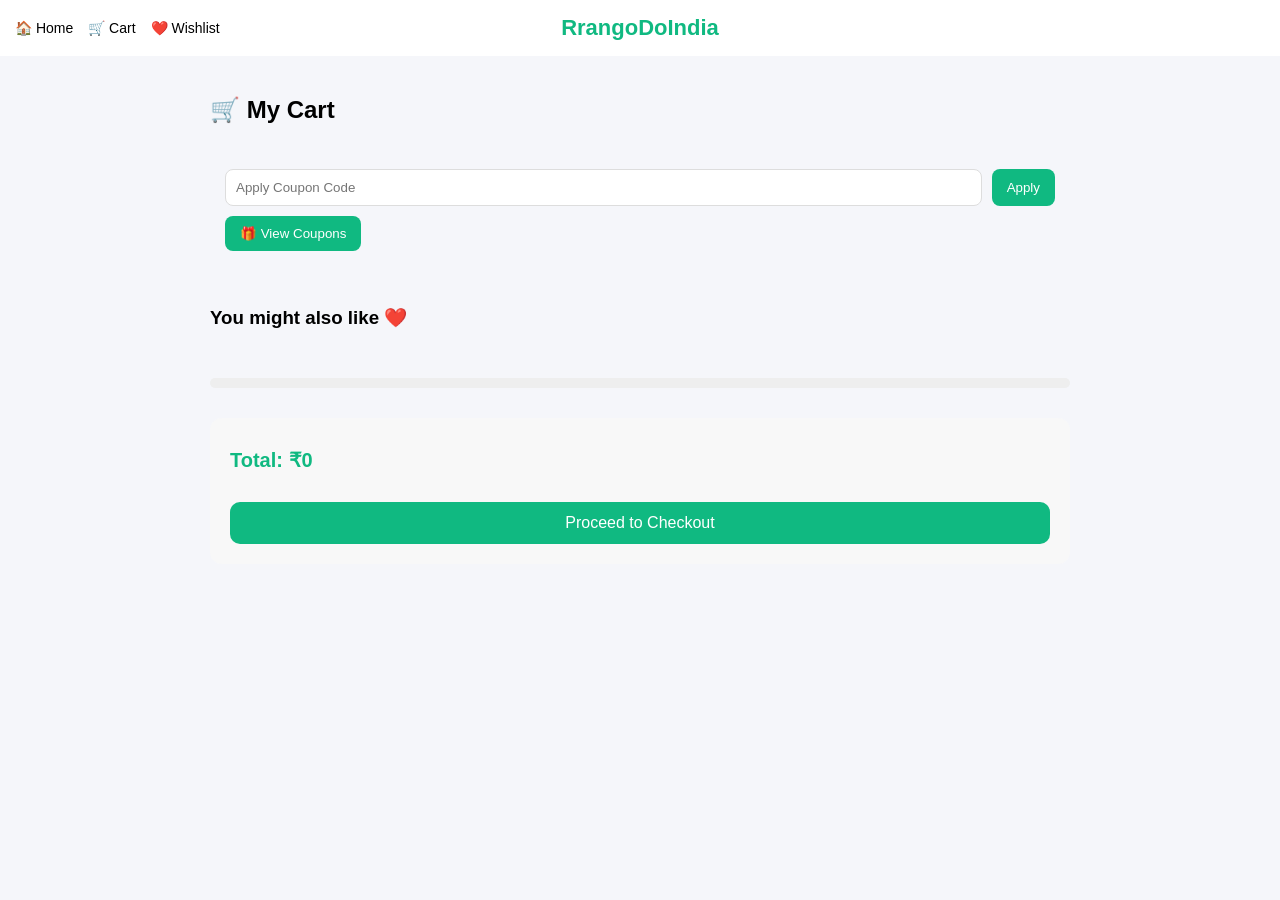
<file: cart.html>
<!DOCTYPE html>
<html>
<head>
<title>Cart</title>
<link rel="stylesheet" href="style.css">
</head>

<body>

<!-- NAVBAR -->
<div class="navbar">
  <div class="logo">RrangoDoIndia</div>

  <div class="nav-buttons">
    <a href="index.html">🏠 Home</a>
    <a href="cart.html">🛒 Cart</a>
    <a href="wishlist.html">❤️ Wishlist</a>
  </div>
</div>

<!-- CART -->
<div class="cart-container">

<h2>🛒 My Cart</h2>

<!-- PRODUCTS -->
<div id="cart-items"></div>

<!-- COUPON SECTION -->
<div class="coupon-section">

  <!-- INPUT -->
  <div class="coupon-box">
    <input type="text" id="coupon-input" placeholder="Apply Coupon Code">
    <button onclick="applyCoupon()">Apply</button>
  </div>

  <!-- VIEW COUPONS -->
  <button onclick="toggleCoupons()" class="view-coupon-btn">
    🎁 View Coupons
  </button>

  <!-- COUPON LIST -->
  <div id="coupon-list" class="coupon-list" style="display:none;">

    <div class="coupon-card" onclick="applyCouponCode('RRANDO123')">
      <h4>RRANDO123</h4>
      <p>20% OFF 💸</p>
    </div>

    <div class="coupon-card" onclick="applyCouponCode('NEWUSER09')">
      <h4>NEWUSER09</h4>
      <p>Free Delivery 🚚</p>
    </div>

  </div>

  <!-- APPLIED COUPON -->
  <p id="applied-coupon" class="applied-text"></p>
</div>

  <!-- 7/4/26 -->
  <h3>You might also like ❤️</h3>
  <div id="recommended-products"></div>
  
<div id="offer-progress" style="margin:10px 0;">
  <div style="background:#eee; height:10px; border-radius:5px;">
    <div id="progress-bar" style="height:10px; width:0%; background:green; border-radius:5px;"></div>
  </div>
  <p id="progress-text" style="font-size:14px;"></p>
</div>

<!-- TOTAL + CHECKOUT -->
<div class="cart-summary">
  <h3 id="total-price">Total: ₹0</h3>

  <button class="checkout-btn" onclick="proceedCheckout()">
    Proceed to Checkout
  </button>
</div>


</div>

<script src="script.js"></script>

</body>
</file>
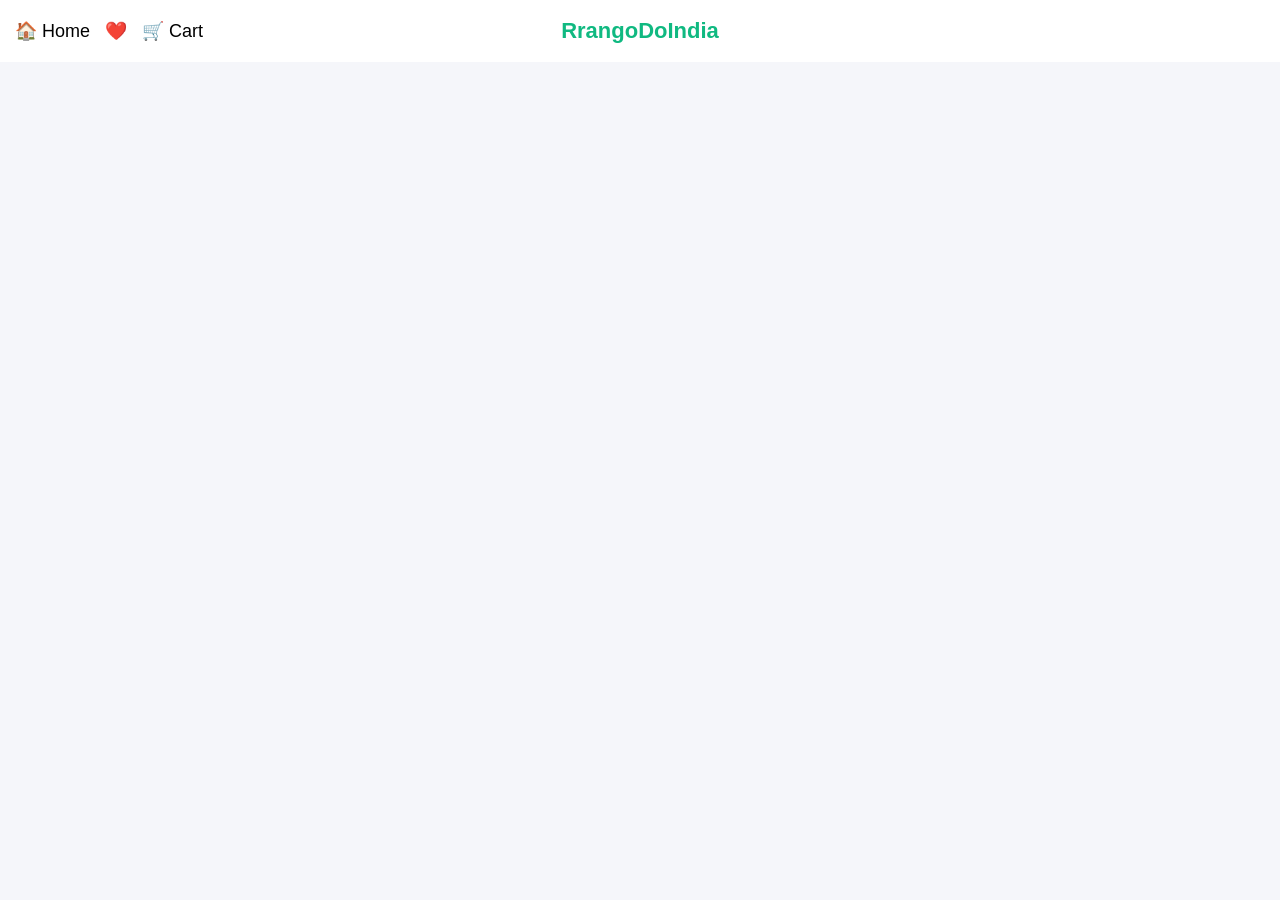
<file: category.html>
<!DOCTYPE html>
<html>
<head>
  <title>Category - RrangoDoIndia</title>
  <meta name="viewport" content="width=device-width, initial-scale=1.0">
  <link rel="stylesheet" href="style.css">
</head>
<body>

<div class="navbar">
  <div class="logo">RrangoDoIndia</div>
  <div class="nav-buttons">
    <div class="header-right">
      <a href="index.html">🏠 Home</a>
      <a href="wishlist.html">❤️</a>
      <a href="cart.html">🛒 Cart</a>
    </div>
  </div>
</div>

<h2 class="section-title" id="category-title"></h2>
<p id="offer-banner" style="color:green; font-weight:bold;"></p>
<div id="category-products" class="product-container"></div>

<script src="script.js"></script>

</body>
</html>
</file>
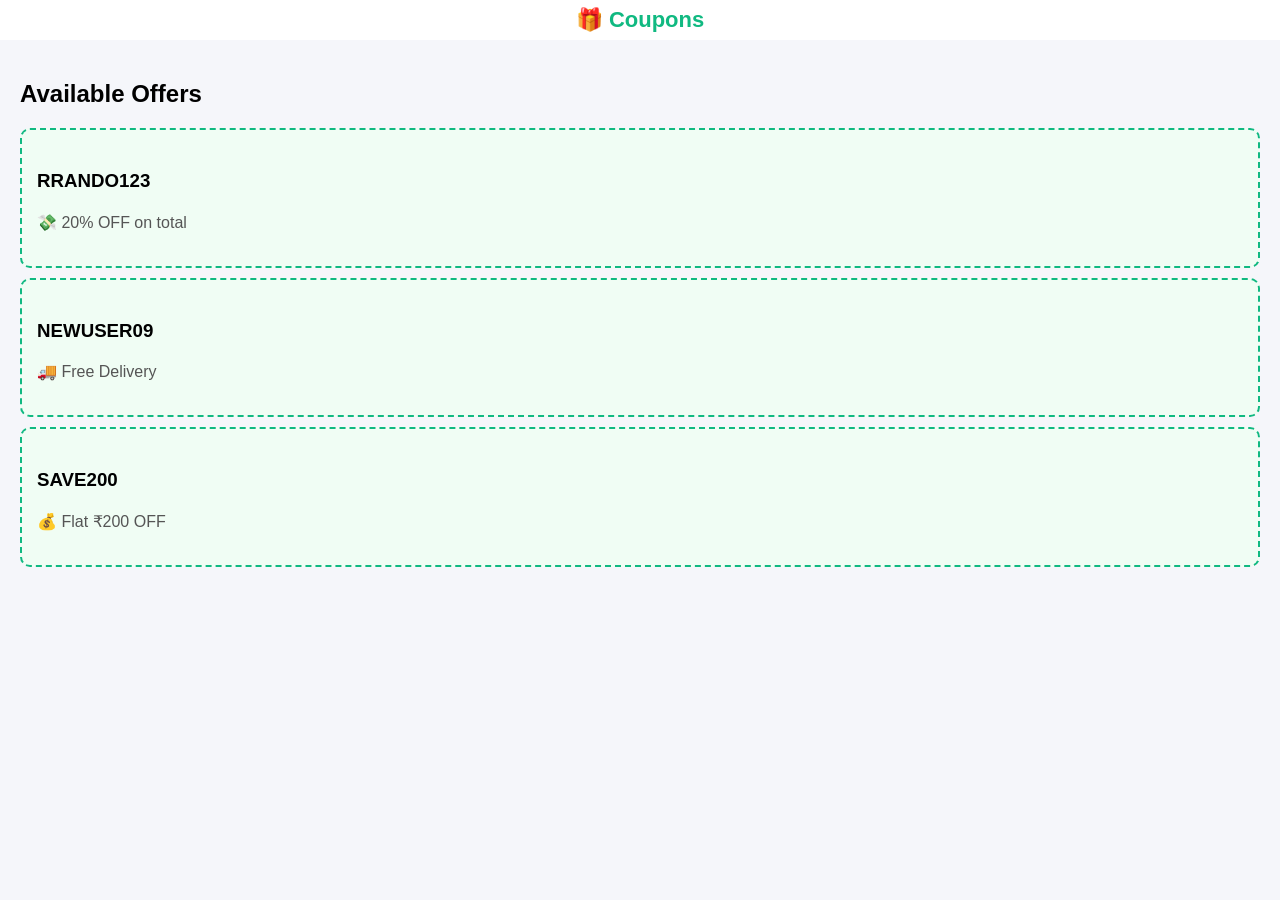
<file: coupons.html>
<!DOCTYPE html>
<html>
<head>
<title>Coupons</title>
<link rel="stylesheet" href="style.css">
</head>

<body>

<div class="navbar">
  <div class="logo">🎁 Coupons</div>
</div>

<div class="coupon-page">

<h2>Available Offers</h2>

<div class="coupon-card" onclick="applyCouponAndGo('RRANDO123')">
  <h3>RRANDO123</h3>
  <p>💸 20% OFF on total</p>
</div>

<div class="coupon-card" onclick="applyCouponAndGo('NEWUSER09')">
  <h3>NEWUSER09</h3>
  <p>🚚 Free Delivery</p>
</div>

<div class="coupon-card" onclick="applyCouponAndGo('SAVE200')">
  <h3>SAVE200</h3>
  <p>💰 Flat ₹200 OFF</p>
</div>

</div>

<script src="script.js"></script>

</body>
</html>
</file>
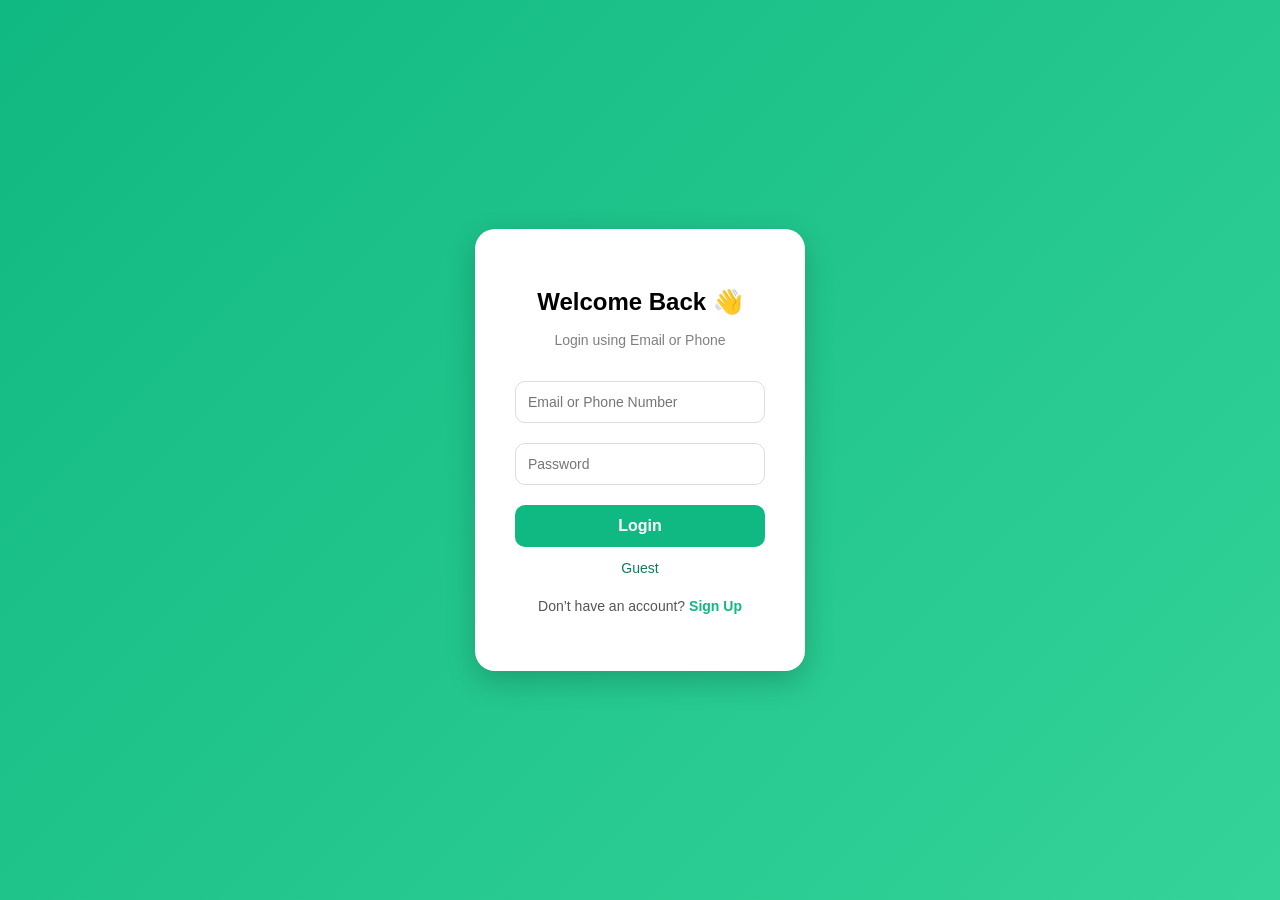
<file: login.html>
<!DOCTYPE html>
<html>
<head>
  <title>Login - RrangoDoIndia</title>
  <meta name="viewport" content="width=device-width, initial-scale=1.0">
  <link rel="stylesheet" href="style.css">
</head>

<body class="login-body">

<div class="login-container">

  <div class="login-box">

    <h2>Welcome Back 👋</h2>
    <p class="sub-text">Login using Email or Phone</p>

    <!-- Email / Phone -->
    <input type="text" id="user" placeholder="Email or Phone Number">

    <!-- Password -->
    <input type="password" id="password" placeholder="Password">

    <!-- Login Button -->
    <button class="login-btn" onclick="loginUser()">Login</button>

    <button onclick="continueGuest()">Continue as Guest</button>

    <p class="signup-text">
      Don’t have an account?
      <a href="signup.html">Sign Up</a>
    </p>

  </div>

</div>

<script>
let userType = localStorage.getItem("userType");

// ❌ only redirect if already logged AND coming directly
if(userType === "user" || userType === "guest"){
  // allow login page if user manually opens
}
function loginUser(){

  let user = document.getElementById("user").value;
  let password = document.getElementById("password").value;

  // ❌ block empty fields only
  if(!user || !password){
    alert("Enter email & password ❌");
    return;
  }

  // ✅ accept ANY input
  localStorage.setItem("userType", "user");

  // (optional) store current user
  localStorage.setItem("currentUser", user);

  alert("Login Successful 🚀");

  window.location.href = "location.html";
}
 

function continueGuest(){
  localStorage.setItem("userType", "guest");

  // ✅ skip location → go directly to home
  window.location.href = "index.html";
}

</script>



</body>
</html>
</file>
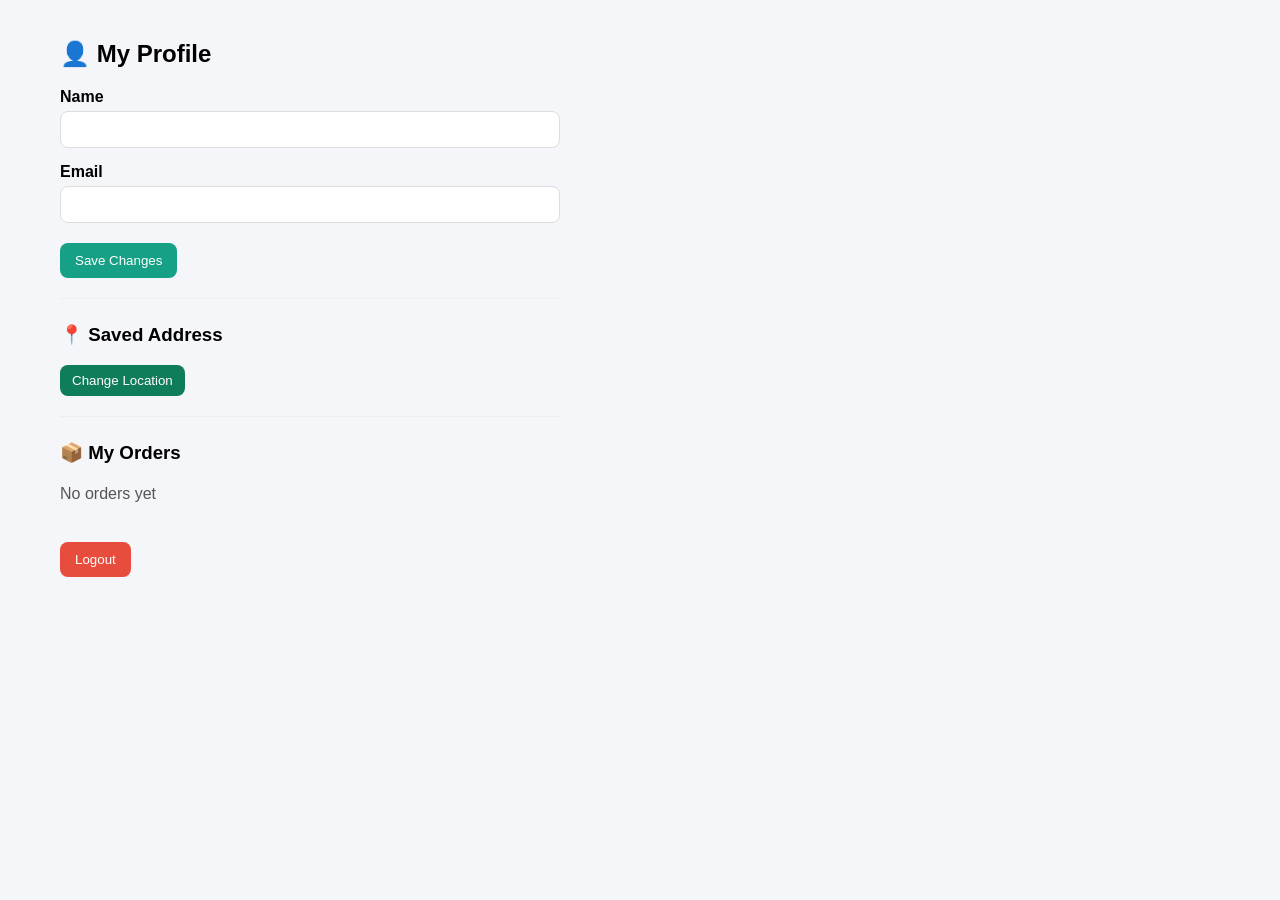
<file: profile.html>
<!DOCTYPE html>
<html>
<head>
  <title>My Profile</title>
  <link rel="stylesheet" href="style.css">
</head>
<body>

<div class="profile-container">

  <h2>👤 My Profile</h2>

  <div class="profile-field">
    <label>Name</label>
    <input type="text" id="nameInput">
  </div>

  <div class="profile-field">
    <label>Email</label>
    <input type="email" id="emailInput">
  </div>

  <button onclick="saveProfile()" class="save-btn">Save Changes</button>

  <hr>

  <h3>📍 Saved Address</h3>
  <p id="address"></p>
  <button onclick="changeLocation()" class="location-btn">Change Location</button>

  <hr>

  <h3>📦 My Orders</h3>
  <p>No orders yet</p>

  <button onclick="logout()" class="logout-btn">Logout</button>

</div>

<script>

// load data
document.getElementById("nameInput").value =
  localStorage.getItem("userName") || "";

document.getElementById("emailInput").value =
  localStorage.getItem("currentUser") || "";

// address
let saved = JSON.parse(localStorage.getItem("userAddress"));
if(saved){
  document.getElementById("address").innerText = saved.street;
}

// save changes
function saveProfile(){
  let name = document.getElementById("nameInput").value;
  let email = document.getElementById("emailInput").value;

  localStorage.setItem("userName", name);
  localStorage.setItem("currentUser", email);

  alert("Profile updated ✅");
}

// change location
function changeLocation(){
  window.location.href = "location.html";
}

// logout
function logout(){
  localStorage.clear();
  window.location.href = "index.html";
}

</script>

</body>
</html>
</file>
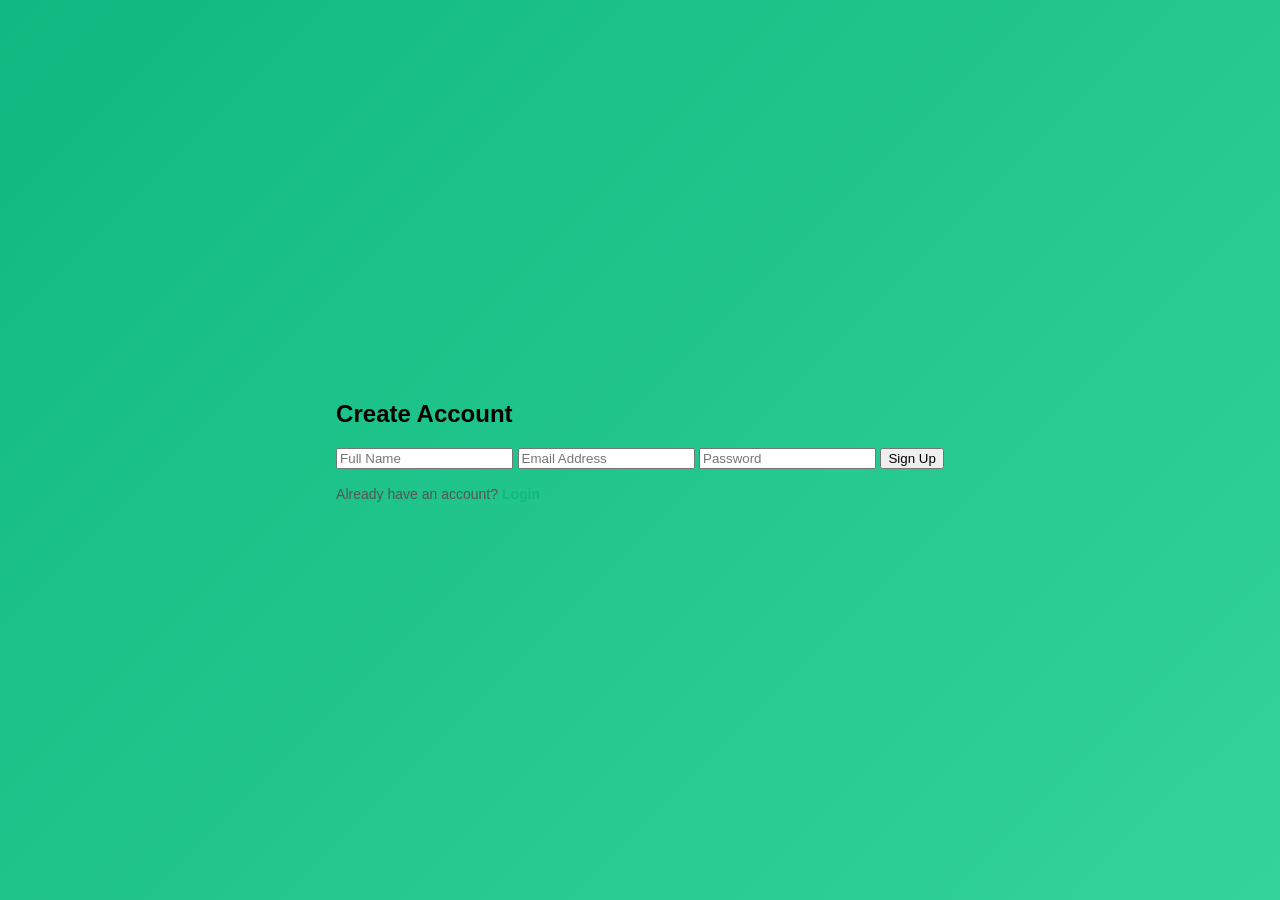
<file: signup.html>
<!DOCTYPE html>
<html>
<head>
  <title>Signup - RrangoDoIndia</title>
  <meta name="viewport" content="width=device-width, initial-scale=1.0">
  <link rel="stylesheet" href="style.css">
</head>
<body class="login-body">

<div class="login-container">
  <h2>Create Account</h2>

  <input type="text" id="name" placeholder="Full Name">
  <input type="email" id="email" placeholder="Email Address">
  <input type="password" id="password" placeholder="Password">

  <button onclick="signupUser()">Sign Up</button>

  <p class="signup-text">
    Already have an account?
    <a href="login.html">Login</a>
  </p>
</div>

<script>
function signupUser(){
  let name = document.getElementById("name").value;
  let email = document.getElementById("email").value;
  let password = document.getElementById("password").value;

  if(name === "" || email === "" || password === ""){
    alert("Please fill all fields");
    return;
  }

  // Store in localStorage (frontend only)
  localStorage.setItem("userName", name);
  localStorage.setItem("userEmail", email);
  localStorage.setItem("userPassword", password);

  alert("Signup Successful! Please Login.");
  window.location.href = "login.html";
}
</script>

</body>
</html>
</file>
<file: style.css>
/* ===============================
  GLOBAL FIX 
=================================*/

* {
  box-sizing: border-box;
}
html, body {
  margin: 0;
  padding: 0;
  overflow-x: hidden;
  font-family: Arial, sans-serif;
}

body {
  margin: 0;
  font-family: Arial, sans-serif;
  background: linear-gradient(to right, #cfeee2, #ffffff);
  overflow-x: hidden;
  padding: 0;
  
}

img {
  width: 100%;
  height: auto;
}


/* ===============================
   NAVBAR (TOP LINE)
=================================*/
.navbar {
  display: flex;
  align-items: center;
  justify-content: space-between;
  position: relative;   /* 🔥 IMPORTANT */
  padding: 20px 15px 20px 15px;
  background: #fff;
}

.logo {
  position: absolute;
  left: 50%;
  transform: translateX(-50%);
  display: flex;
  align-items: center;
  gap: 8px;
  font-size: 25px;
  font-weight: bold;
  color: #10b981;
}

.nav-buttons {
  display: flex;
  gap: 15px;
}

.nav-buttons a {
  text-decoration: none;
  color: black;
  font-size: 14px;
  font-weight: 500;
}

.nav-buttons a:hover {
  background: white;
  padding: 6px 12px;
  border-radius: 8px;
}

.header-right {
  display: flex;
  align-items: center;
  gap: 15px;        /* space between icons */
  white-space: nowrap;  /* 🔥 prevents wrapping */
  
}
.header-right a {
  text-decoration: none;
  color: black;
  font-size: 18px;
}
.header-right a:last-child {
  margin-right: 0;
}


/* ===============================
   LOCATION + SEARCH ROW
=================================*/
.location-search-row {
  background: #10b981;
  padding: 5px 20px;   /* small spacing */
  display: flex;
  justify-content: space-between;
  /*align-items: center;*/
}

/* LOCATION BOX (LEFT SIDE) */
.location-box {
  background: white;
  padding: 8px 16px;
  border-radius: 20px;
  display: inline-flex;
  align-items: center;
  gap: 6px;
  font-size: 14px;
  font-weight: 500;
  box-shadow: 0 2px 8px rgba(0,0,0,0.08);
  cursor: pointer;
}
.location-box select {
  border: none;
  outline: none;
  background: transparent;
  font-size: 14px;
  cursor: pointer;
}


.location-popup{
position:fixed;
top:0;
left:0;
width:100%;
height:100%;
background:rgba(0,0,0,0.5);
display:none;
justify-content:center;
align-items:center;
z-index:999;
}

.location-modal{
  background:#fff;
  width:380px;
  max-height:85vh;
  border-radius:20px;
  overflow:hidden;
  display:flex;
  flex-direction:column;
  box-shadow:0 10px 30px rgba(0,0,0,0.2);
}

/* header */
.location-header{
  display:flex;
  justify-content:space-between;
  align-items:center;
  padding:15px 20px;
  font-size:18px;
  font-weight:600;
  border-bottom:1px solid #eee;
}

/* search bar */
.location-modal input{
  margin:10px;
  padding:12px;
  border-radius:10px;
  border:1px solid #ddd;
  font-size:14px;
}

/* gps card */
.gps-card{
  display:flex;
  justify-content:space-between;
  align-items:center;
  margin:10px;
  padding:14px;
  border-radius:12px;
  background:#f9fafb;
  border:1px solid #eee;
}

.gps-card button{
  background:#10b981;
  color:white;
  border:none;
  padding:8px 14px;
  border-radius:8px;
  cursor:pointer;
}

.gps-card button:hover{
  background:#0e9e72;
}

/* confirm button */
.confirm-btn{
  margin:10px;
  padding:12px;
  background:#10b981;
  color:white;
  border:none;
  border-radius:10px;
  font-weight:bold;
  cursor:pointer;
}

.confirm-btn:hover{
  background:#0e9e72;
}

/* search */
.location-search{
padding:10px;
}

.location-search input{
width:100%;
padding:10px;
border-radius:10px;
border:1px solid #ddd;
}

/* address list */
.saved-addresses{
overflow-y:auto;
max-height:250px;
}

.address-card{
padding:12px;
border-bottom:1px solid #eee;
cursor:pointer;
}

.address-card:hover{
background:#f7f7f7;
}


#add-address-form input{
width:100%;
margin:5px 0;
padding:8px;
border-radius:8px;
border:1px solid #ddd;
}

.add-btn{
margin:10px;
width:100%;
background:#10b981;
color:white;
border:none;
padding:10px;
border-radius:8px;
}
/* SEARCH (RIGHT SIDE) */
.search-box {
  position: relative;
  width: 250px;
}

.search-box i {
  position: absolute;
  left: 12px;
  top: 50%;
  transform: translateY(-50%);
  color: black;
  font-size: 14px;
}

.search-box input {
  width: 100%;
  padding: 10px 10px 10px 35px;
  border-radius: 20px;
  border: 1px solid #ccc;
  outline: none;
}

.location-dropdown{
padding:8px 12px;
border-radius:20px;
border:none;
background:white;
font-size:14px;
cursor:pointer;
}


.banner {
  background: #10b981;
  color: white;

  height: 38px;
  display: flex;
  align-items: center;
  justify-content: center;

  font-size: 13px;
  font-weight: 500;

  margin-bottom: 20px; /* 🔥 ADD THIS */
}
/* ===============================
   IMAGE SLIDER (UNCHANGED)
=================================*/
.banner-slider {
  width: 100%;
  height: auto;              /* 🔥 important */
  background: #000;          /* optional (fills empty space nicely) */
  display: flex;
  justify-content: center;
  align-items: center;
  overflow: hidden;
}

.slides {
  display: flex;
  width: 100%;
  transition: transform 0.6s ease-in-out;
}

.banner-img {
  width: 100%;
  height: auto;              /* 🔥 key line */
  flex: 0 0 100%;
  object-fit: contain;       /* 🔥 NO CROPPING */
}





/* ===============================
   SECTION TITLE
=================================*/
.section-title {
  padding: 0 15px;
  font-size: 18px;
}
/* ===============================
   CART PAGE (ZEPTO STYLE)
=================================*/

.cart-container{
max-width:900px;
margin:auto;
padding:20px;
}

.cart-item{
display:flex;
align-items:center;
justify-content:space-between;
background:white;
padding:15px;
border-radius:12px;
margin-bottom:15px;
box-shadow:0 2px 8px rgba(0,0,0,0.08);
}

.cart-left{
display:flex;
align-items:center;
gap:15px;
}

.cart-left img{
width:70px;
height:70px;
object-fit:contain;
border-radius:8px;
background:#f5f5f5;
}

.cart-details h4{
margin:0;
font-size:16px;
}

.cart-details p{
margin:4px 0;
color:#10b981;
font-weight:bold;
}

/* quantity buttons */

.quantity-box{
display:flex;
align-items:center;
gap:8px;
background:#f1f1f1;
padding:5px 10px;
border-radius:20px;
}

.quantity-btn{
background:#10b981;
border:none;
color:white;
width:28px;
height:28px;
border-radius:50%;
cursor:pointer;
font-size:18px;
}

.quantity-number{
font-weight:bold;
}

/* total box */

.cart-summary{
  margin-top: 30px;
  padding: 20px;
  background: #f8f8f8;
  border-radius: 12px;
  width: 100%;
  position: static;   /* 🔥 VERY IMPORTANT */
}

.cart-summary p{
display:flex;
justify-content:space-between;
margin:6px 0;
color:#555;
}

.cart-summary h3{
margin-top:10px;
font-size:20px;
color:#10b981;
}

.checkout-btn{
width:100%;
padding:12px;
background:#10b981;
border:none;
color:white;
font-size:16px;
border-radius:10px;
cursor:pointer;
margin-top:10px;
}

.checkout-btn:hover{
background:#0e9e72;
}

.checkout-box{
background:white;
padding:20px;
border-radius:12px;
box-shadow:0 2px 8px rgba(0,0,0,0.08);
margin-bottom:20px;
}

.checkout-box h3{
margin-bottom:10px;
}

.checkout-total{
font-size:20px;
font-weight:bold;
color:#10b981;
}

.place-order-btn{
width:100%;
padding:14px;
background:#10b981;
color:white;
border:none;
border-radius:10px;
font-size:16px;
cursor:pointer;
}

.place-order-btn:hover{
background:#0e9e72;
}




/* ===============================
   PRODUCTS GRID
=================================*/
.product-container {
  display: grid;
  grid-template-columns: repeat(8, minmax(140px, 1fr));
  gap: 20px;
  padding: 20px;
}

.product-card {
  background: white;
  border-radius: 12px;
  padding: 12px;
  text-align: center;
  box-shadow: 0 3px 10px rgba(0,0,0,0.08);
  min-width: 140px;
}

.product-card img {
  width: 100%;
  height: 110px;
  object-fit: cover;
  border-radius: 6px;
}
.product-card h4 {
  margin: 8px 0;
  font-size: 15px;
  font-weight: 600;
  color: #333;
  min-height: 35px;
}

.product-card p {
  color: #10b981;
  font-weight: bold;
  margin: 5px 0;
}

.product-card button {
  border-radius: 2px;
  font-weight: 600;
  background: #10b981;
  color: white;
  border: none;
  padding: 3px 18px;
  margin: 4px;
  cursor: pointer;
  transition: 0.3s;
}

.product-card button:hover {
  background: #0e9e72;
}

.product-details{
display:flex;
gap:40px;
padding:40px;
}

.product-right{
max-width:400px;
}

.product-right h3{
color:#10b981;
}

/* PRODUCT PAGE */

/* gallery */
.product-gallery {
  display: flex;
  gap: 15px;
}

.thumbnail-list {
  display: flex;
  flex-direction: column;
  gap: 10px;
}

.thumb {
  width: 70px;
  height: 70px;
  object-fit: cover;
  cursor: pointer;
  border: 2px solid #eee;
  border-radius: 8px;
}

.thumb:hover {
  border: 2px solid #10b981;
}

.main-image img {
  width: 420px;
  border-radius: 10px;
}

.add-cart-btn{
  background:#10b981;
  color:white;
  border:none;
  padding:12px 25px;
  border-radius:8px;
  font-size:16px;
  cursor:pointer;
}

.add-cart-btn:hover{
  background:#0e9e72;
}
/* ===============================
   QUICK CATEGORY BUTTONS
=================================*/
.quick-category-container {
  display: flex;
  flex-wrap: wrap;
  gap: 10px;
  padding: 0 20px 20px 20px;
}

.quick-btn {
  background: #10b981;
  color: white;
  padding: 8px 15px;
  border-radius: 20px;
  text-decoration: none;
  font-size: 14px;
}

.quick-btn:hover {
  background: #0e9e72;
}

/* ===============================
   RESPONSIVE
=================================*/
@media (max-width: 768px) {
  .product-container {
    grid-template-columns: repeat(2, 1fr);
  }

  .search-box {
    width: 200px;
  }
}
/* REMOVE LINK STYLE INSIDE PRODUCT CARD */
.product-card a {
  text-decoration: none;
  color: inherit;
  display: block;
}
.price-box{
margin:10px 0;
font-size:20px;
}

#product-price{
color:#10b981;
font-weight:bold;
margin-right:10px;
}

#old-price{
text-decoration: line-through;
color:gray;
margin-right:10px;
}

#discount{
color:red;
font-weight:bold;
}



/* ===============================
   SHOP BY CATEGORY
=================================*/

.category-container {
  display: grid;
  grid-template-columns: repeat(auto-fit, minmax(160px, 1fr));
  gap: 20px;
  padding: 20px;
}

.category-container a{
text-decoration:none;
background:#10b981;
color:white;
padding:10px 18px;
border-radius:25px;
font-size:14px;
font-weight:500;
transition:0.3s;
}

.category-container a:hover{
background:#0e9e72;
transform:scale(1.05);
}

.category-section {
  background: transparent;
  border-radius: 20px;
  padding: 15px;
}

.category-section h2 {
  margin-bottom: 15px;
}

/* GRID */
.category-grid {
  display: grid;
  grid-template-columns: repeat(auto-fill, minmax(150px, 1fr));
  gap: 20px;
}



/* CARD */
.category-card {
  background: #fff;
  border-radius: 10px;
  padding: 12px;

  display: flex;
  flex-direction: column;
  align-items: center;

  box-shadow: 0 4px 12px rgba(0,0,0,0.08);
  transition: 0.3s;
}

.category-card:hover {
  transform: translateY(-5px);
}

/* IMAGE BIGGER 🔥 */
.category-card img {
  width: 120px;
  height: 120px;
  object-fit: cover;
  border-radius: 10px;
}

/* TEXT */
.category-card p {
  margin-top: 10px;
  font-size: 14px;
  text-align: center;
}


/* scroll container */
.category-scroll{
display:flex;
gap:18px;
overflow-x:auto;
padding-bottom:10px;
}

.category-scroll::-webkit-scrollbar{
display:none;
}

/* card */


/* image box */


/* hover effect */

/* PAYMENT SECTION */

.payment-section{
background:white;
padding:20px;
border-radius:12px;
box-shadow:0 2px 8px rgba(0,0,0,0.08);
margin-top:20px;
}

.payment-section label{
font-weight:bold;
display:block;
margin-bottom:8px;
}

.payment-section select{
width:100%;
padding:10px;
border-radius:8px;
border:1px solid #ddd;
margin-bottom:15px;
}

.payment-box{
display:none;
}

.payment-box input{
width:100%;
padding:10px;
margin-bottom:10px;
border-radius:8px;
border:1px solid #ddd;
}

.card-row{
display:flex;
gap:10px;
}

/* ===============================
   WISHLIST PAGE (MODERN UI)
=================================*/

.wishlist-container{
  display:grid;
  grid-template-columns: repeat(auto-fill, minmax(220px, 1fr));
  gap:20px;
  padding:20px;
}

/* card */
.wishlist-card{
  background:white;
  border-radius:15px;
  padding:15px;
  text-align:center;
  box-shadow:0 4px 12px rgba(0,0,0,0.08);
  transition:0.3s;
  position:relative;
}

.wishlist-card:hover{
  transform:translateY(-5px);
  box-shadow:0 6px 18px rgba(0,0,0,0.12);
}

.wishlist-img{
  width:100%;
  height:140px;
  object-fit:contain;
  background:#fff;
  padding:8px;
  border-radius:10px;
  border:1px solid #eee;
}

/* image */
.wishlist-card img{
  width:100%;
  height:140px;
  object-fit:contain;
  border-radius:10px;
  background:white;
  padding:8px;
  border:1px solid #eee;
}

/* name */
.wishlist-card h4{
  margin:10px 0;
  font-size:15px;
}

/* price */
.wishlist-card p{
  color:#10b981;
  font-weight:bold;
}

/* buttons */
.wishlist-card button{
  margin-top:8px;
  width:100%;
  padding:8px;
  border:none;
  border-radius:8px;
  cursor:pointer;
  font-size:14px;
}

/* add to cart */
.add-cart-btn{
  background:#10b981;
  color:white;
}

.add-cart-btn:hover{
  background:#0e9e72;
}

/* remove button */
.remove-btn{
  background:#ef4444;
  color:white;
}

.remove-btn:hover{
  background:#dc2626;
}
/* ===============================
   ADDRESS PAGE (ZEPTO STYLE)
=================================*/
.address-container{
max-width:420px;
margin:80px auto;
padding:20px;
}

.page-title{
text-align:center;
font-size:22px;
font-weight:600;
margin-bottom:25px;
}

/* main card */
.address-card{
background:white;
padding:30px 20px;
border-radius:20px;
box-shadow:0 10px 30px rgba(0,0,0,0.08);
display:flex;
flex-direction:column;
gap:15px;
}

/* inputs */
.address-card input{
padding:14px;
border-radius:12px;
border:1px solid #e5e7eb;
font-size:14px;
transition:0.2s;
background:#fafafa;
}

.address-card input:focus{
outline:none;
border-color:#10b981;
background:white;
box-shadow:0 0 0 3px rgba(16,185,129,0.1);
}

/* save button */
.save-address-btn{
margin-top:10px;
padding:15px;
background:#10b981;
color:white;
border:none;
border-radius:14px;
font-size:16px;
font-weight:600;
cursor:pointer;
transition:0.2s;
}

.save-address-btn:hover{
background:#0e9e72;
transform:scale(1.02);
}

/* cancel button */
.cancel-order-btn{
padding:14px;
margin-top:8px;
background:#ef4444;
color:white;
border:none;
border-radius:12px;
font-size:16px;
cursor:pointer;
font-weight:600;
}

.cancel-order-btn:hover{
background:#dc2626;
}
body{
background:linear-gradient(to bottom, #10b981 0%, #f8f9fb 35%);
}


/* ===============================
   COUPON SECTION*/
   /* COUPON BOX */
.coupon-box{
display:flex;
gap:10px;
margin:10px 0;
}

.coupon-box input{
flex:1;
padding:10px;
border-radius:8px;
border:1px solid #ddd;
}

.coupon-box button{
padding:10px 15px;
background:#10b981;
color:white;
border:none;
border-radius:8px;
cursor:pointer;
}


/* ===============================
   ADMIN PANEL (ZEPTO STYLE)
=================================*/

.admin-header{
background:#10b981;
color:white;
padding:20px;
text-align:center;
font-size:22px;
font-weight:bold;
}

.orders-container{
padding:20px;
max-width:900px;
margin:auto;
}

.order-card{
background:white;
padding:20px;
border-radius:14px;
margin-bottom:20px;
box-shadow:0 4px 12px rgba(0,0,0,0.08);
}

.order-top{
display:flex;
justify-content:space-between;
align-items:center;
}

.status-badge{
padding:6px 12px;
border-radius:20px;
color:white;
font-size:12px;
}

.order-total{
font-size:20px;
font-weight:bold;
color:#10b981;
margin:10px 0;
}

.order-items{
margin:10px 0;
color:#555;
}

.order-address{
margin-top:10px;
font-size:14px;
color:#333;
}

.order-actions{
margin-top:15px;
display:flex;
gap:10px;
}

.accept-btn{
background:#3b82f6;
color:white;
border:none;
padding:8px 15px;
border-radius:8px;
cursor:pointer;
}

.deliver-btn{
background:#10b981;
color:white;
border:none;
padding:8px 15px;
border-radius:8px;
cursor:pointer;
}

.accept-btn:hover{
background:#2563eb;
}

.deliver-btn:hover{
background:#0e9e72;
}


/* DASHBOARD CARDS */
.dashboard-cards{
display:flex;
gap:15px;
padding:20px;
}

.card{
flex:1;
background:white;
padding:15px;
border-radius:10px;
box-shadow:0 2px 8px rgba(0,0,0,0.08);
text-align:center;
}

/* FILTER */
.filter-box{
padding:10px 20px;
}

.filter-box select{
padding:8px;
border-radius:8px;
}

/* ORDER CARD */
.order-card{
background:white;
margin:15px;
padding:15px;
border-radius:12px;
box-shadow:0 2px 8px rgba(0,0,0,0.08);
}

.order-top{
display:flex;
justify-content:space-between;
}

.status-badge{
color:white;
padding:5px 10px;
border-radius:20px;
font-size:12px;
}

.accept-btn{
background:#10b981;
color:white;
border:none;
padding:6px 12px;
margin-right:5px;
border-radius:6px;
}

.deliver-btn{
background:#2563eb;
color:white;
border:none;
padding:6px 12px;
border-radius:6px;
}

.coupon-section{
padding:15px;
}

.view-coupon-btn{
background:#10b981;
color:white;
border:none;
padding:10px 15px;
border-radius:8px;
cursor:pointer;
}

.coupon-list{
margin-top:10px;
display:flex;
gap:10px;
flex-wrap:wrap;
}

.coupon-page{
padding:20px;
}

.coupon-card{
background:#f0fdf4;
border:2px dashed #10b981;
padding:15px;
margin:10px 0;
border-radius:10px;
cursor:pointer;
transition:0.3s;
}

.coupon-card:hover{
background:#d1fae5;
transform:scale(1.02);
}


/* LOCATION POPUP */
/* ===============================
   LOGIN PAGE
=================================*/

.login-body{
  margin:0;
  font-family:'Segoe UI', sans-serif;
  background:linear-gradient(135deg,#10b981,#34d399);
  height:100vh;
  display:flex;
  justify-content:center;
  align-items:center;
}

.login-box{
  background:white;
  padding:40px;
  width:330px;
  border-radius:20px;
  box-shadow:0 10px 30px rgba(0,0,0,0.2);
  text-align:center;
}

.login-box h2{
  margin-bottom:5px;
}

.sub-text{
  color:gray;
  font-size:14px;
  margin-bottom:20px;
}

/* input */
.login-box input{
  width:100%;
  padding:12px;
  margin:10px 0;
  border-radius:10px;
  border:1px solid #ddd;
  font-size:14px;
}

.login-box input:focus{
  border-color:#10b981;
  outline:none;
  box-shadow:0 0 0 2px rgba(16,185,129,0.2);
}

/* button */
.login-btn{
  width:100%;
  padding:12px;
  margin-top:10px;
  background:#10b981;
  color:white;
  border:none;
  border-radius:10px;
  font-size:16px;
  font-weight:bold;
  cursor:pointer;
}

.login-btn:hover{
  background:#0e9e72;
}

.signup-text{
  margin-top:15px;
  font-size:14px;
}

.signup-text a{
  color:#10b981;
  text-decoration:none;
  font-weight:bold;
}

/* Guest button styling (secondary look) */
.login-box button:nth-of-type(2){
  background: transparent;
  border: none;
  color: #0f7c5b;
  font-size: 14px;
  margin-top: 8px;
  cursor: pointer;
  padding: 5px;
  transition: 0.3s;
}

/* Hover effect */
.login-box button:nth-of-type(2):hover{
  text-decoration: underline;
  opacity: 0.8;
}
.login-box button:nth-of-type(2){
  font-size: 0;   /* hide original text */
}

.login-box button:nth-of-type(2)::after{
  content: "Guest";
  font-size: 14px;
}
/* ===============================
   RECOMMENDED PAGE
=================================*/

#recommended-products{
  display: flex;
  gap: 15px;
  overflow-x: auto;
  padding: 10px;
}

#recommended-products::-webkit-scrollbar{
  height: 6px;
}

#recommended-products::-webkit-scrollbar-thumb{
  background: #ccc;
  border-radius: 10px;
}

/* ===============================
   RECOMMENDED PAGE
=================================*/
.address-container{
  max-width: 500px;
  margin: auto;
  margin-top: 40px;
}

.address-card{
  border: 1px solid #ddd;
  padding: 15px;
  border-radius: 10px;
  background: #fff;
}
.main-btn{
  background: #0f7c5b;
  color: white;
  padding: 12px 20px;
  border: none;
  border-radius: 8px;
  cursor: pointer;
}

.secondary-btn{
  background: white;
  color: #0f7c5b;
  border: 1px solid #0f7c5b;
  padding: 10px 20px;
  border-radius: 8px;
  cursor: pointer;
}

/* ===============================
   FOOTER (MATCH HEADER GREEN)
=================================*/

.footer {
  background: linear-gradient(to right, #10b981, #059669);
  padding: 40px 20px 20px;
  color: white;
  font-family: sans-serif;
}

/* layout */
.footer-container {
  display: grid;
  grid-template-columns: repeat(auto-fit, minmax(220px, 1fr));
  gap: 40px;
}

/* headings */
.footer-col h3,
.footer-col h4 {
  margin-bottom: 10px;
  color: #ffffff;
}

/* text */
.footer-col p,
.footer-col li {
  font-size: 14px;
  margin: 6px 0;
  color: #e6fffa;
}

/* hover */
.footer-col li:hover {
  color: #d1fae5;
  cursor: pointer;
}

/* subscribe */
.footer-subscribe {
  text-align: center;
  margin-top: 30px;
}

.subscribe-box {
  display: flex;
  justify-content: center;
  margin-top: 10px;
}

.subscribe-box input {
  padding: 10px;
  border: none;
  border-radius: 20px 0 0 20px;
  width: 250px;
  outline: none;
}

.subscribe-box button {
  padding: 10px 15px;
  border: none;
  background: black;
  color: white;
  border-radius: 0 20px 20px 0;
  cursor: pointer;
}

/* bottom */
.footer-bottom {
  text-align: center;
  margin-top: 30px;
  font-size: 13px;
  color: #d1fae5;
}

.logo {
  display: flex;
  align-items: center;
  font-size: 22px;
  font-weight: bold;
}

.logo-img {
  width: 40px;
  height: 30px;
  
}


/* ===============================
   PRODUCT GRID (IMPORTANT FIX)
=================================*/
.product-container{
  display: grid;
  grid-template-columns: repeat(3, 1fr); /* 3 per row */
  gap: 20px;
  padding: 20px;
}

/* ===============================
   RESPONSIVE (AUTO ADJUST)
=================================*/
@media (max-width: 1024px){
  .product-container{
    grid-template-columns: repeat(2, 1fr); /* tablet */
  }
}

@media (max-width: 600px){
  .product-container{
    grid-template-columns: 1fr; /* mobile */
  }
}


/* ===============================
   CART ROW (ALL IN ONE LINE)
=================================*/
.cart-row{
  display: flex;
  align-items: center;
  justify-content: center;
  gap: 10px;
  margin-top: 10px;
}

/* ===============================
   QTY CONTROL INLINE
=================================*/
.qty-control{
  display: flex;
  align-items: center;
  gap: 4px; /* space between - 1 + */
}

/* BUTTONS */
.qty-control button{
  width: 22px;
  height: 22px;
  border: none;
  background: #1aa774;
  color: white;
  border-radius: 4px;
  font-size: 12px;
  cursor: pointer;
}

/* NUMBER */
.qty-control span{
  min-width: 18px;
  text-align: center;
  font-size: 12px;
  font-weight: bold;
}

/* ===============================
   ADD BUTTON (REDUCED WIDTH)
=================================*/
.add-btn{
  background: #1aa774;
  color: white;
  border: none;
  padding: 4px 10px;  /* 🔥 reduced */
  border-radius: 6px;
  font-size: 12px;
  cursor: pointer;
  white-space: nowrap; /* prevent stretch */
}

/* ===============================
   WISHLIST BUTTON
=================================*/
.wish-btn{
  background: #1aa774;
  border: none;
  color: white;
  padding: 4px 10px;
  border-radius: 6px;
  font-size: 12px;
  cursor: pointer;
}

/* ===============================
   PROFILE PAGE 
=================================*/

/* PAGE LAYOUT */
.profile-container{
  width: 500px;
  margin: 40px 0 40px 60px;

  /* REMOVE BOX */
  background: transparent;
  box-shadow: none;
  border-radius: 0;
  padding: 0;
}

/* title */
.profile-container h2{
  margin-bottom: 20px;
}

/* inputs */
.profile-field{
  margin-bottom: 15px;
}

.profile-field label{
  font-weight: bold;
  display: block;
  margin-bottom: 5px;
}

.profile-field input{
  width: 100%;
  padding: 10px;
  border-radius: 8px;
  border: 1px solid #ddd;
  outline: none;
}

.profile-field input:focus{
  border-color: #16a085;
}

/* buttons */
.save-btn{
  background: #16a085;
  color: white;
  border: none;
  padding: 10px 15px;
  border-radius: 8px;
  cursor: pointer;
  margin-top: 5px;
}

.save-btn:hover{
  background: #12876f;
}

.location-btn{
  background: #0f7c5b;
  color: white;
  border: none;
  padding: 8px 12px;
  border-radius: 8px;
  cursor: pointer;
}

.logout-btn{
  background: #e74c3c;
  color: white;
  border: none;
  padding: 10px 15px;
  border-radius: 8px;
  cursor: pointer;
  margin-top: 20px;
}

/* sections */
hr{
  margin: 20px 0;
  border: none;
  border-top: 1px solid #eee;
}

body{
  background: #f5f6fa;
}
h2{
  margin-bottom: 20px;
}

h3{
  margin-top: 25px;
}

p{
  color: #555;
  line-height: 1.5;
}
* {
  box-sizing: border-box;
}
</file>
